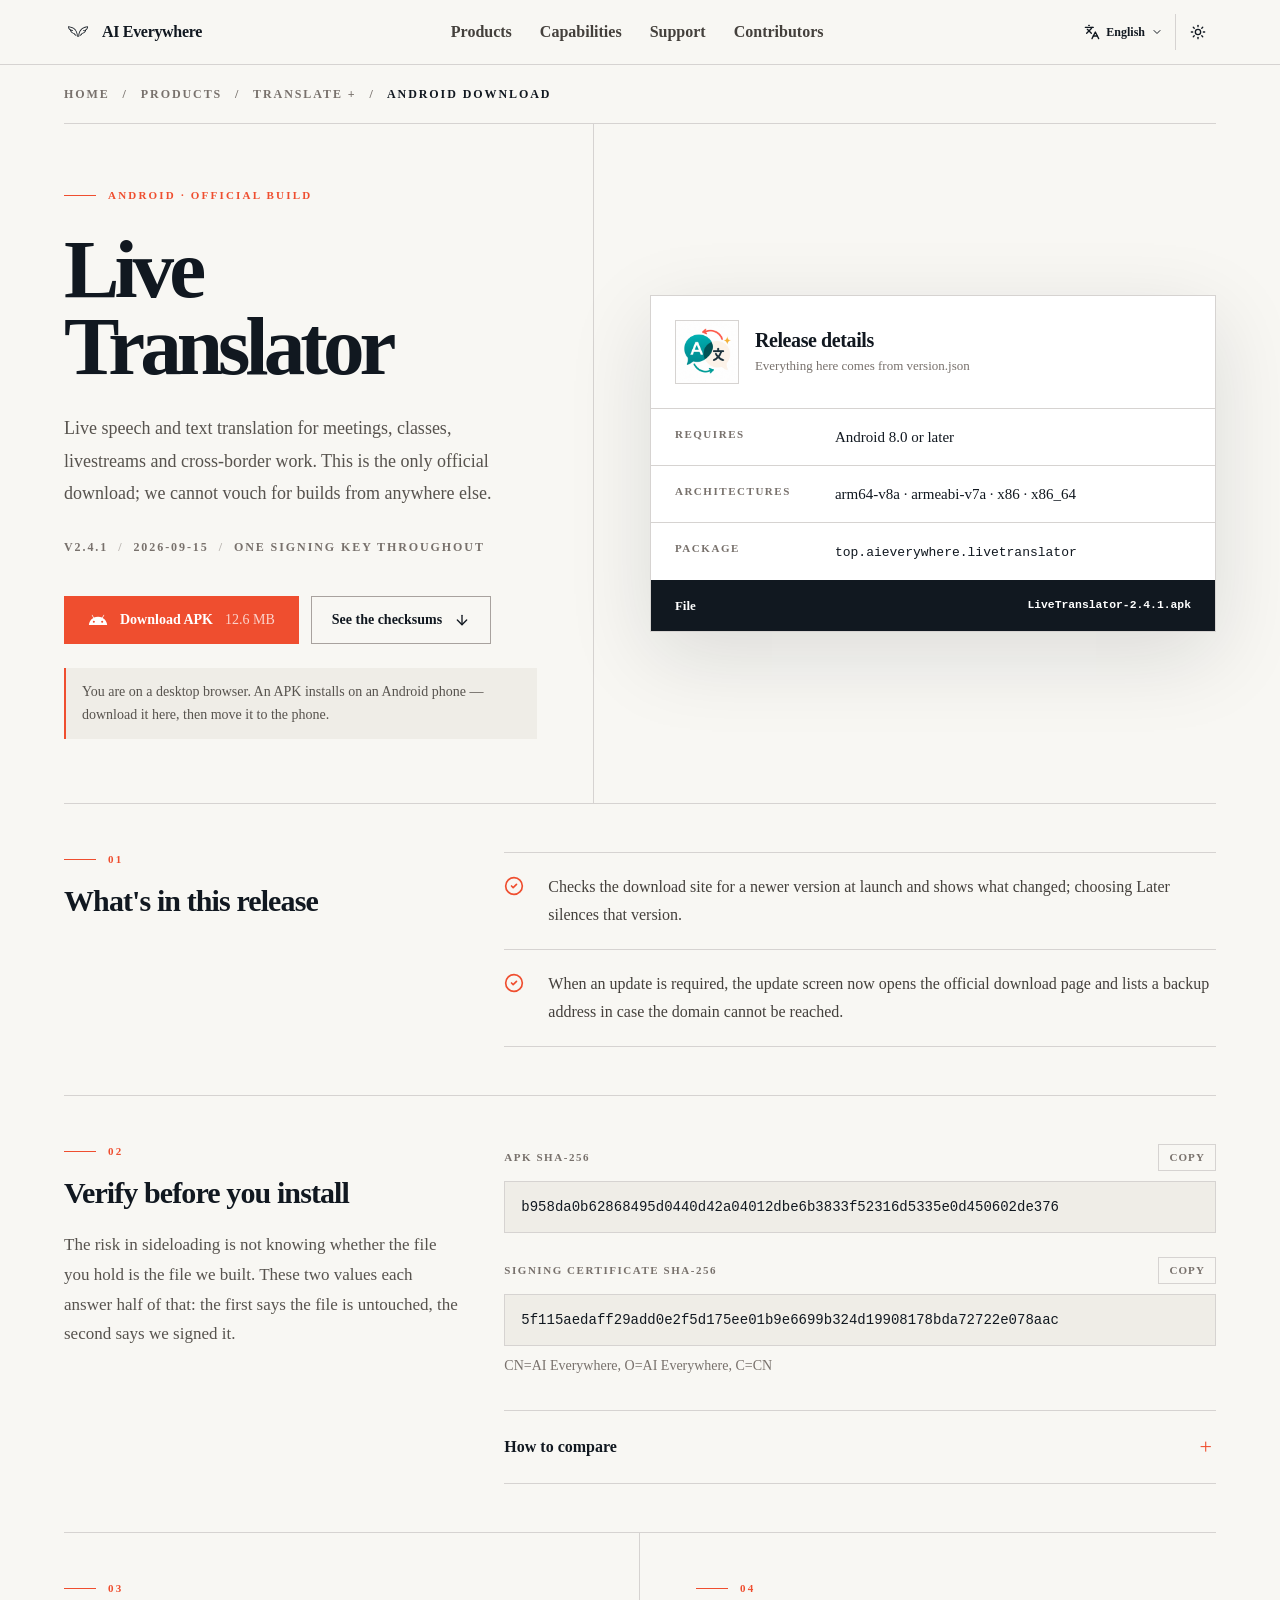
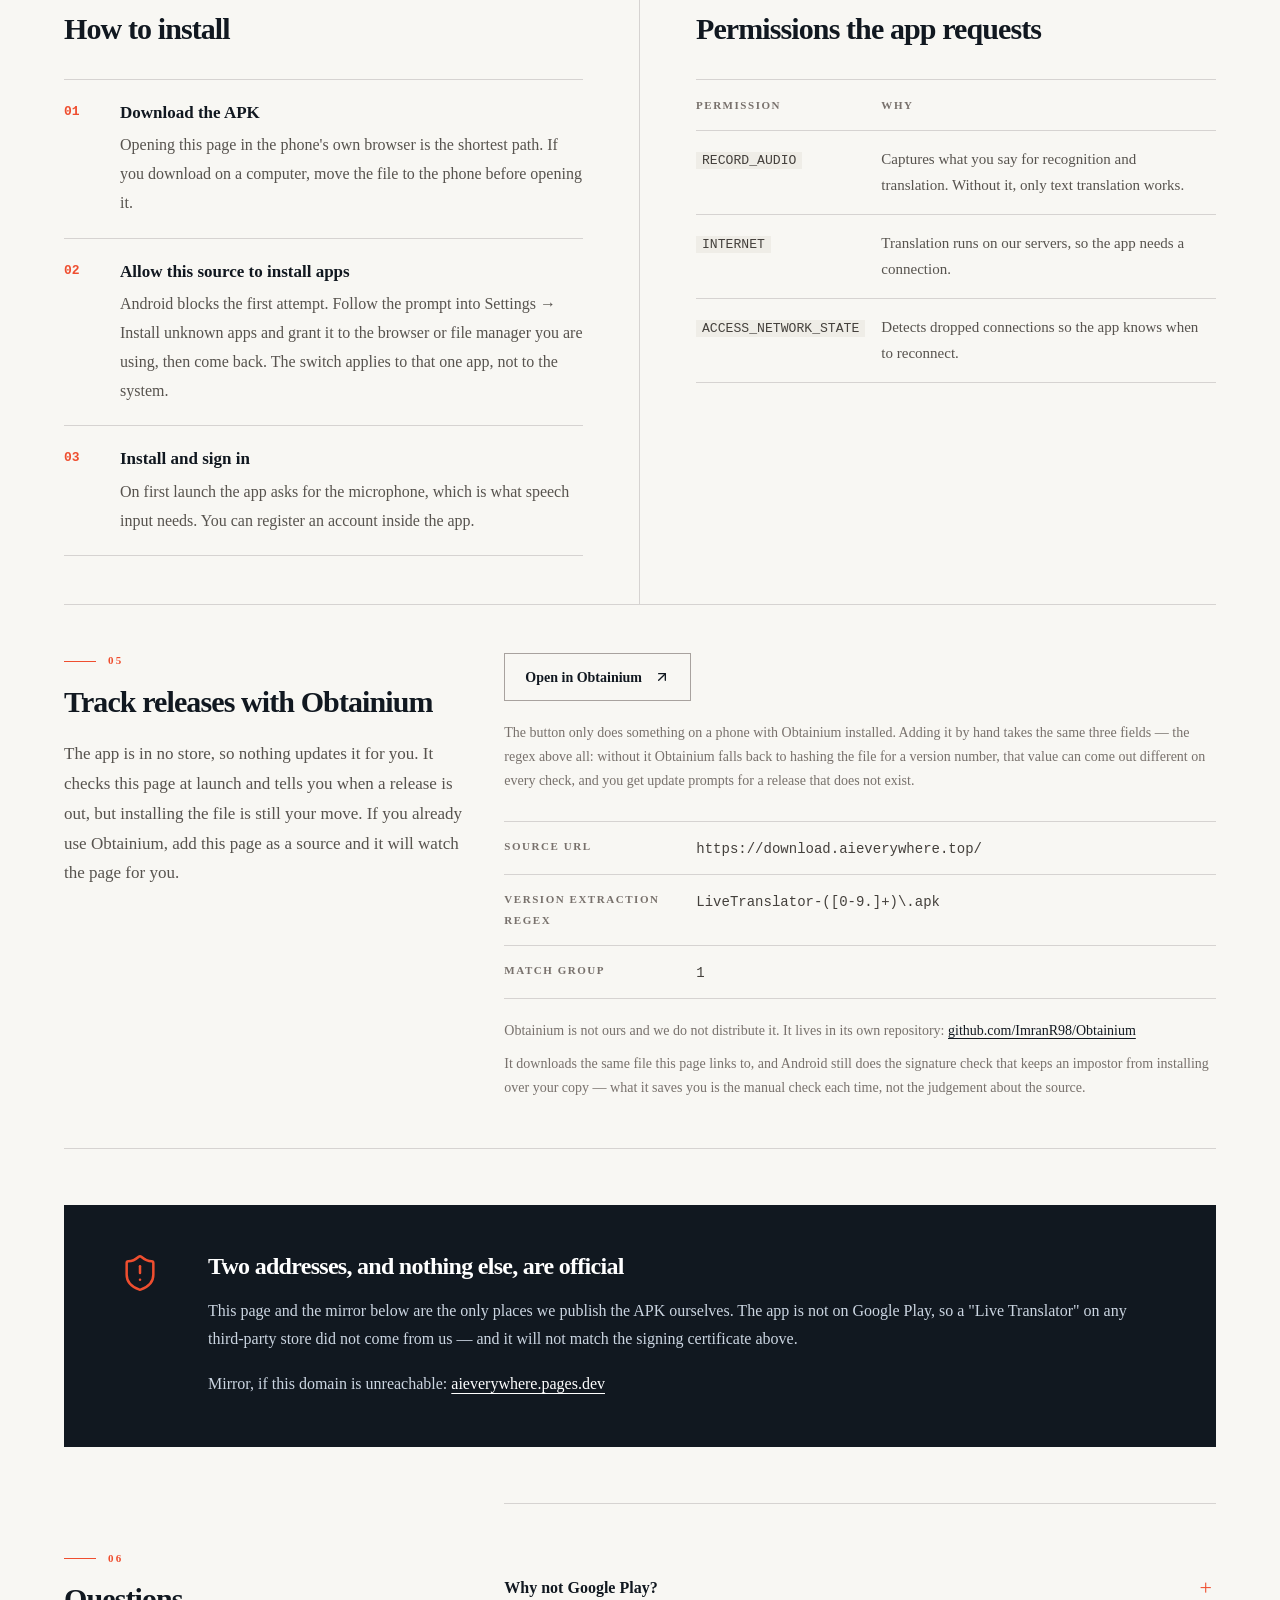
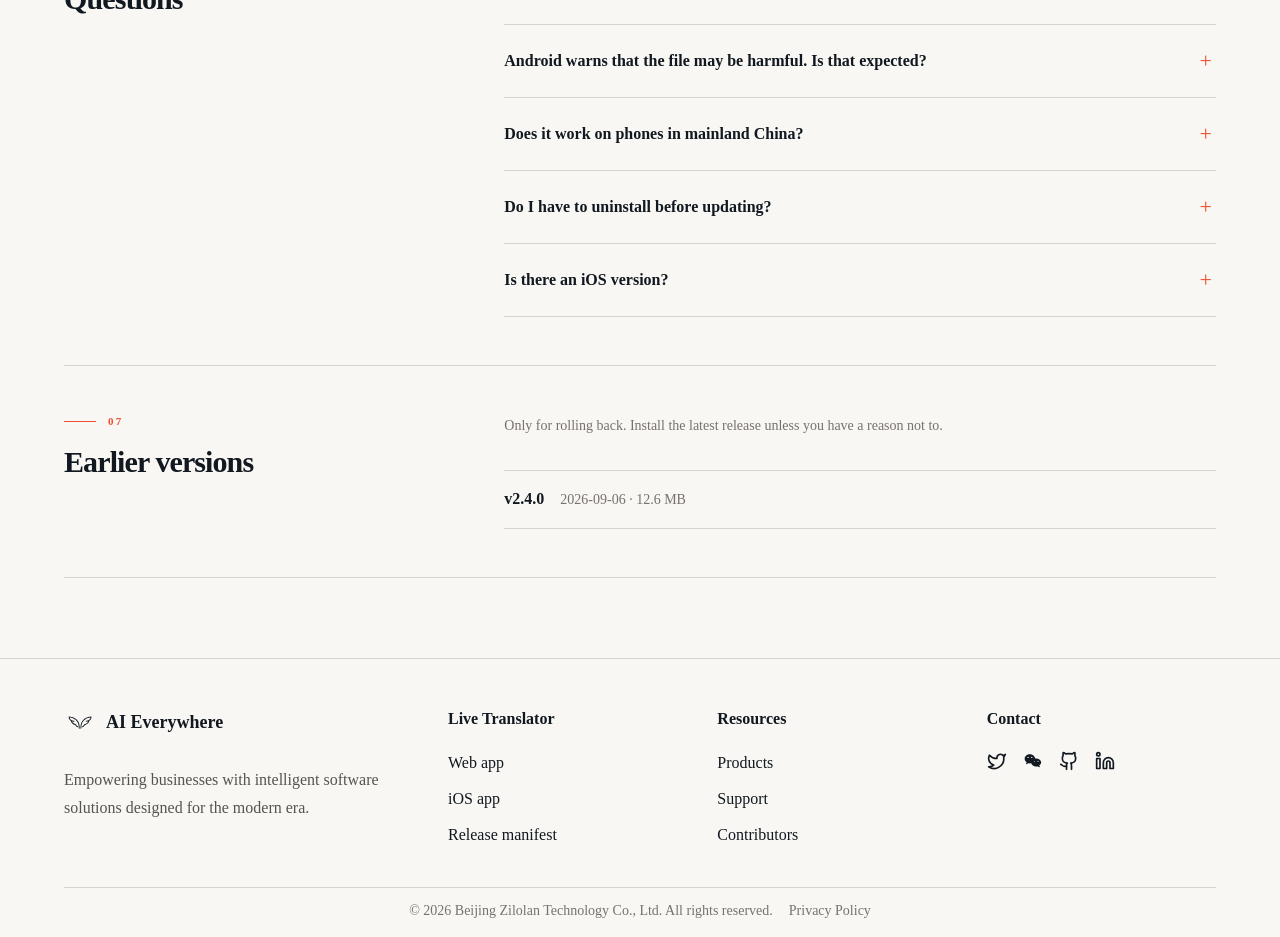
<file: index.html>
<!DOCTYPE html>
<html lang="zh-Hant">
<head>
<meta charset="UTF-8">
<meta name="viewport" content="width=device-width, initial-scale=1.0">
<title>Live Translator for Android — 官方 APK 下載</title>
<meta name="description" content="Live Translator Android 版官方 APK 下載。即時語音翻譯、文字翻譯、會話歷史與 AI 總結，支援 Android 8.0 以上，附 SHA-256 校驗值與簽名指紋。">
<meta name="theme-color" content="#f8f7f3" media="(prefers-color-scheme: light)">
<meta name="theme-color" content="#0d1014" media="(prefers-color-scheme: dark)">
<meta name="robots" content="index, follow">
<meta name="author" content="Beijing Zilolan Technology Co., Ltd.">
<link rel="canonical" href="https://download.aieverywhere.top/">

<link rel="icon" type="image/png" href="assets/favicon.png">
<link rel="apple-touch-icon" href="assets/apple-touch-icon.png">
<link rel="manifest" href="site.webmanifest">

<meta property="og:type" content="website">
<meta property="og:site_name" content="AI Everywhere">
<meta property="og:title" content="Live Translator for Android — 官方 APK 下載">
<meta property="og:description" content="即時語音翻譯 App 的 Android 官方安裝檔，附 SHA-256 校驗值與簽名指紋。">
<meta property="og:url" content="https://download.aieverywhere.top/">
<meta property="og:image" content="https://download.aieverywhere.top/assets/icon-512.png">
<meta name="twitter:card" content="summary">

<script type="application/ld+json">
{
  "@context": "https://schema.org",
  "@type": "SoftwareApplication",
  "name": "Live Translator",
  "operatingSystem": "Android 8.0+",
  "applicationCategory": "UtilitiesApplication",
  "softwareVersion": "2.4.1",
  "downloadUrl": "https://download.aieverywhere.top/download/android/latest.apk",
  "installUrl": "https://download.aieverywhere.top/",
  "publisher": { "@type": "Organization", "name": "Beijing Zilolan Technology Co., Ltd.", "url": "https://aieverywhere.top" }
}
</script>

<script src="js/theme.js"></script>
<link rel="stylesheet" href="css/style.css">
</head>
<body>

<a class="skip-link" href="#download" data-i18n="skip">跳到下載</a>

<!-- 頁首頁尾照主站 aieverywhere.top 的元件刻，連結都指回主站。
     主站的頁面分成 /zh/ 與 /en/ 兩套，href 寫的是繁體時要去的那一套，
     換語言時由 js/main.js 依 data-site 改寫。 -->
<header class="site-header">
  <div class="container header-inner">
    <a class="brand" href="https://aieverywhere.top/zh/" data-site="home">
      <span class="logo" role="img" aria-label="AI Everywhere"></span>
      <span class="brand-name">AI Everywhere</span>
    </a>

    <nav class="primary-nav" aria-label="AI Everywhere">
      <a href="https://aieverywhere.top/zh/products/" data-site="products" data-i18n="nav.products">產品</a>
      <a href="https://aieverywhere.top/zh/#capabilities" data-site="capabilities" data-i18n="nav.capabilities">能力</a>
      <a href="https://aieverywhere.top/zh/support/" data-site="support" data-i18n="nav.support">支援</a>
      <a href="https://aieverywhere.top/zh/contributors/" data-site="contributors" data-i18n="nav.contributors">參與製作</a>
    </nav>

    <!-- 兩個按鈕都要 JS 才有作用，沒有 JS 就不出現 -->
    <div class="header-actions">
      <div class="lang" id="lang" hidden>
        <button type="button" class="chip lang-toggle" id="lang-toggle" aria-haspopup="true" aria-expanded="false" aria-controls="lang-menu" data-i18n-aria="nav.language" aria-label="語言">
          <svg class="icon" viewBox="0 0 24 24" fill="none" stroke="currentColor" stroke-width="2" stroke-linecap="round" stroke-linejoin="round" aria-hidden="true"><path d="m5 8 6 6"/><path d="m4 14 6-6 2-3"/><path d="M2 5h12"/><path d="M7 2h1"/><path d="m22 22-5-10-5 10"/><path d="M14 18h6"/></svg>
          <span class="lang-name" id="lang-name">繁體中文</span>
          <svg class="chevron" viewBox="0 0 24 24" fill="none" stroke="currentColor" stroke-width="2" stroke-linecap="round" stroke-linejoin="round" aria-hidden="true"><path d="m6 9 6 6 6-6"/></svg>
        </button>
        <div class="lang-menu" id="lang-menu" hidden>
          <button type="button" data-lang="zh-Hant" lang="zh-Hant">繁體中文</button>
          <button type="button" data-lang="zh-Hans" lang="zh-Hans">简体中文</button>
          <button type="button" data-lang="en" lang="en">English</button>
        </div>
      </div>

      <button type="button" class="icon-btn theme-toggle" id="theme-toggle" hidden>
        <svg class="icon i-sun" viewBox="0 0 24 24" fill="none" stroke="currentColor" stroke-width="2" stroke-linecap="round" stroke-linejoin="round" aria-hidden="true"><circle cx="12" cy="12" r="4"/><path d="M12 2v2"/><path d="M12 20v2"/><path d="m4.93 4.93 1.41 1.41"/><path d="m17.66 17.66 1.41 1.41"/><path d="M2 12h2"/><path d="M20 12h2"/><path d="m6.34 17.66-1.41 1.41"/><path d="m19.07 4.93-1.41 1.41"/></svg>
        <svg class="icon i-moon" viewBox="0 0 24 24" fill="none" stroke="currentColor" stroke-width="2" stroke-linecap="round" stroke-linejoin="round" aria-hidden="true"><path d="M20.985 12.486a9 9 0 1 1-9.473-9.472c.405-.022.617.46.402.803a6 6 0 0 0 8.268 8.268c.344-.215.825-.004.803.401"/></svg>
      </button>
    </div>
  </div>
</header>

<main class="site-page">
  <div class="container">

    <nav class="breadcrumb" data-i18n-aria="breadcrumb.label" aria-label="麵包屑導覽">
      <a href="https://aieverywhere.top/zh/" data-site="home" data-i18n="breadcrumb.home">首頁</a>
      <span class="sep" aria-hidden="true">/</span>
      <a href="https://aieverywhere.top/zh/products/" data-site="products" data-i18n="breadcrumb.products">產品</a>
      <span class="sep" aria-hidden="true">/</span>
      <a href="https://aieverywhere.top/zh/products/translate-plus/" data-site="translate-plus">Translate +</a>
      <span class="sep" aria-hidden="true">/</span>
      <span class="current" data-i18n="breadcrumb.current">Android 下載</span>
    </nav>

    <header class="hero" id="download">
      <div class="hero-main">
        <div>
          <p class="eyebrow" data-i18n="hero.eyebrow">Android · 官方安裝檔</p>
          <h1>Live Translator</h1>
          <p class="hero-lede" data-i18n="hero.lede">會議、課堂、直播與跨境協作的即時語音與文字翻譯。這裡是唯一的官方下載點，其他來源的安裝檔我們無法擔保。</p>
          <p class="hero-meta">
            <span id="version-badge">v2.4.1</span>
            <span class="sep" aria-hidden="true">/</span>
            <span id="release-date">2026-09-15</span>
            <span class="sep" aria-hidden="true">/</span>
            <span data-i18n="hero.signed">同一把金鑰簽名</span>
          </p>
        </div>

        <div>
          <div class="hero-actions">
            <a class="btn" id="download-btn" href="download/android/LiveTranslator-2.4.1.apk" download>
              <svg class="icon-lg" viewBox="0 0 24 24" fill="currentColor" aria-hidden="true"><path d="M17.6 9.48 19.44 6.3a.38.38 0 0 0-.66-.38l-1.86 3.22A11.4 11.4 0 0 0 12 8.1c-1.77 0-3.43.39-4.92 1.04L5.22 5.92a.38.38 0 0 0-.66.38L6.4 9.48A10.8 10.8 0 0 0 1 18h22a10.8 10.8 0 0 0-5.4-8.52ZM7 15.25a1.25 1.25 0 1 1 0-2.5 1.25 1.25 0 0 1 0 2.5Zm10 0a1.25 1.25 0 1 1 0-2.5 1.25 1.25 0 0 1 0 2.5Z"/></svg>
              <span data-i18n="download.cta">下載 APK</span>
              <span class="btn-sub" id="download-meta">12.6 MB</span>
            </a>
            <a class="btn-outline" href="#verify">
              <span data-i18n="download.verify">先看校驗值</span>
              <svg class="icon" viewBox="0 0 24 24" fill="none" stroke="currentColor" stroke-width="2" stroke-linecap="round" stroke-linejoin="round" aria-hidden="true"><path d="M12 5v14"/><path d="m19 12-7 7-7-7"/></svg>
            </a>
          </div>

          <p class="platform-note" id="platform-note" hidden></p>
        </div>
      </div>

      <div class="hero-aside">
        <div class="file-card">
          <div class="file-card-head">
            <span class="app-icon"><img src="assets/icon-192.png" alt="" width="96" height="96"></span>
            <div>
              <h2 data-i18n="spec.title">版本資訊</h2>
              <p data-i18n="spec.source">全部取自 version.json</p>
            </div>
          </div>
          <dl class="spec">
            <div><dt data-i18n="spec.os">系統需求</dt><dd id="spec-os">Android 8.0 以上</dd></div>
            <div><dt data-i18n="spec.abi">支援架構</dt><dd id="spec-abi">arm64-v8a · armeabi-v7a · x86 · x86_64</dd></div>
            <div><dt data-i18n="spec.pkg">套件名稱</dt><dd><code>top.<wbr>aieverywhere.<wbr>livetranslator</code></dd></div>
          </dl>
          <p class="file-card-foot">
            <span data-i18n="spec.file">檔案</span>
            <code>LiveTranslator-2.4.1.apk</code>
          </p>
        </div>
      </div>
    </header>

    <!-- 更新說明只在 version.json 裡，抓到才顯示 -->
    <section class="row lede-row" id="changelog" hidden>
      <div>
        <p class="eyebrow">01</p>
        <h2 data-i18n="changelog.title">這一版有什麼</h2>
      </div>
      <div>
        <ul class="checklist" id="changelog-list"></ul>
      </div>
    </section>

    <section class="row lede-row" id="verify">
      <div>
        <p class="eyebrow">02</p>
        <h2 data-i18n="verify.title">安裝前先驗一下</h2>
        <p class="prose" data-i18n="verify.intro">側載的風險在於你不知道手上的檔案有沒有被換過。下面兩個值可以各自回答一半：第一個確認檔案本身沒被動過，第二個確認它確實是我們簽的。</p>
      </div>
      <div>
        <div class="hash">
          <div class="hash-head">
            <h3 data-i18n="verify.file">APK 檔案 SHA-256</h3>
            <button type="button" class="chip copy" data-copy="#sha-file" data-i18n="copy">複製</button>
          </div>
          <code id="sha-file">b958da0b62868495d0440d42a04012dbe6b3833f52316d5335e0d450602de376</code>
        </div>

        <div class="hash">
          <div class="hash-head">
            <h3 data-i18n="verify.cert">簽名憑證 SHA-256</h3>
            <button type="button" class="chip copy" data-copy="#sha-cert" data-i18n="copy">複製</button>
          </div>
          <code id="sha-cert">5f115aedaff29add0e2f5d175ee01b9e6699b324d19908178bda72722e078aac</code>
          <p class="muted" id="cert-subject">CN=AI Everywhere, O=AI Everywhere, C=CN</p>
        </div>

        <details>
          <summary data-i18n="verify.how">怎麼比對</summary>
          <p data-i18n="verify.howFile">檔案雜湊在自己的電腦上算：</p>
          <pre><code>macOS / Linux:  shasum -a 256 LiveTranslator-2.4.1.apk
Windows:        certutil -hashfile LiveTranslator-2.4.1.apk SHA256</code></pre>
          <p data-i18n="verify.howCert">憑證指紋要用 Android SDK 的 apksigner，它讀的是簽名區塊而不是檔案內容：</p>
          <pre><code>apksigner verify --print-certs LiveTranslator-2.4.1.apk</code></pre>
          <p class="muted" data-i18n="verify.note">憑證指紋跨版本不變。哪天它變了，代表簽名金鑰換了——那必須是我們公開說明過的事，否則就別裝。</p>
        </details>
      </div>
    </section>

    <section class="row" id="install">
      <div>
        <p class="eyebrow">03</p>
        <h2 data-i18n="install.title">安裝步驟</h2>
        <ol class="steps">
          <li>
            <div>
              <h3 data-i18n="install.s1.t">下載 APK</h3>
              <p data-i18n="install.s1.d">用手機的瀏覽器直接開這一頁最省事。在電腦上下載的話，記得把檔案傳進手機再開啟。</p>
            </div>
          </li>
          <li>
            <div>
              <h3 data-i18n="install.s2.t">允許這個來源安裝</h3>
              <p data-i18n="install.s2.d">點開下載好的檔案，系統會擋一次。照著提示進「設定 → 安裝未知應用程式」，把當下這個瀏覽器或檔案管理器打開權限，再回來繼續。這個開關是給那一個 App 的，不是全域的。</p>
            </div>
          </li>
          <li>
            <div>
              <h3 data-i18n="install.s3.t">安裝並登入</h3>
              <p data-i18n="install.s3.d">安裝完第一次啟動會要求麥克風權限，那是語音輸入用的。沒有帳號的話可以直接在 App 內註冊。</p>
            </div>
          </li>
        </ol>
      </div>

      <div>
        <p class="eyebrow">04</p>
        <h2 data-i18n="perm.title">App 要哪些權限</h2>
        <div class="table-wrap">
          <table class="perms">
            <thead><tr><th data-i18n="perm.h1">權限</th><th data-i18n="perm.h2">用途</th></tr></thead>
            <tbody>
              <tr><td><code>RECORD_AUDIO</code></td><td data-i18n="perm.mic">錄下你說的話拿去辨識與翻譯。不開就只能用文字翻譯。</td></tr>
              <tr><td><code>INTERNET</code></td><td data-i18n="perm.net">翻譯在伺服器上做，必須連網。</td></tr>
              <tr><td><code>ACCESS_NETWORK_STATE</code></td><td data-i18n="perm.state">判斷斷線，好決定要不要重連。</td></tr>
            </tbody>
          </table>
        </div>
      </div>
    </section>

    <!-- 一鍵匯入的按鈕要 JS 才會出現，原因見 js/main.js 的 OBTAINIUM_APP -->
    <section class="row lede-row" id="obtainium">
      <div>
        <p class="eyebrow">05</p>
        <h2 data-i18n="obtainium.title">用 Obtainium 追新版</h2>
        <p class="prose" data-i18n="obtainium.intro">這個 App 不在任何商店裡，所以系統不會幫你更新。App 自己會在啟動時看一眼這裡有沒有新版，但檔案還是得你手動裝。你如果已經在用 Obtainium，把這一頁加成來源就行——它會盯著這一頁，出新版時通知你。</p>
      </div>
      <div>
        <div class="actions">
          <a class="btn-outline" id="obtainium-link" hidden>
            <span data-i18n="obtainium.cta">在 Obtainium 中開啟</span>
            <svg class="icon" viewBox="0 0 24 24" fill="none" stroke="currentColor" stroke-width="2" stroke-linecap="round" stroke-linejoin="round" aria-hidden="true"><path d="M7 7h10v10"/><path d="M7 17 17 7"/></svg>
          </a>
        </div>
        <p class="muted" data-i18n="obtainium.hint">這顆按鈕只有在裝了 Obtainium 的手機上才有反應。自己手動加也可以，填這三個欄位——尤其是正則：少了它，Obtainium 只能拿檔案的雜湊當版本號，那個值每次算出來都可能不一樣，於是會一直跳出其實不存在的更新。</p>

        <dl class="kv">
          <div><dt data-i18n="obtainium.source">來源網址</dt><dd><code>https://download.aieverywhere.top/</code></dd></div>
          <div><dt data-i18n="obtainium.regex">版本擷取正則</dt><dd><code id="obtainium-regex">LiveTranslator-([0-9.]+)\.apk</code></dd></div>
          <div><dt data-i18n="obtainium.group">Match group</dt><dd><code>1</code></dd></div>
        </dl>

        <p class="muted">
          <span data-i18n="obtainium.note">Obtainium 不是我們做的，我們也不發佈它，它在自己的倉庫：</span>
          <a href="https://github.com/ImranR98/Obtainium" rel="noopener">github.com/ImranR98/Obtainium</a>
        </p>
        <p class="muted" data-i18n="obtainium.trust">它下載的就是這一頁上的同一個檔案，覆蓋安裝時擋不擋得住冒牌貨仍然是 Android 在比對簽名——換句話說，它省的是每次手動檢查，不是你對來源的判斷。</p>
      </div>
    </section>

    <!-- 主站產品頁那塊反白的「限制與隱私」，這裡放來源與備援 -->
    <section class="ink-block">
      <svg class="shield" viewBox="0 0 24 24" fill="none" stroke="currentColor" stroke-width="1.5" stroke-linecap="round" stroke-linejoin="round" aria-hidden="true"><path d="M20 13c0 5-3.5 7.5-7.66 8.95a1 1 0 0 1-.67-.01C7.5 20.5 4 18 4 13V6a1 1 0 0 1 1-1c2 0 4.5-1.2 6.24-2.72a1.17 1.17 0 0 1 1.52 0C14.51 3.81 17 5 19 5a1 1 0 0 1 1 1z"/><path d="M12 8v4"/><path d="M12 16h.01"/></svg>
      <div>
        <h2 data-i18n="source.title">官方來源只有這兩個網址</h2>
        <p data-i18n="source.body">這一頁與下面的備援網址是我們唯一自己發佈 APK 的地方。App 沒有上架 Google Play，任何第三方市集上的「Live Translator」都不是我們放的，也不會通過上面的簽名憑證比對。</p>
        <p>
          <span data-i18n="mirror.label">這個網址連不上時的備援：</span>
          <a href="https://aieverywhere.pages.dev/">aieverywhere.pages.dev</a>
        </p>
      </div>
    </section>

    <section class="row lede-row" id="faq">
      <div>
        <p class="eyebrow">06</p>
        <h2 data-i18n="faq.title">常見問題</h2>
      </div>
      <div class="faq-list">
        <details>
          <summary data-i18n="faq.q1">為什麼不上 Google Play？</summary>
          <p data-i18n="faq.a1">主要使用者在中國大陸，那裡的手機大多沒有 Play 商店，上架也到不了他們手上。自行發佈的 APK 反而是所有地區都能裝的那一個。</p>
        </details>

        <details>
          <summary data-i18n="faq.q2">系統說「這個檔案可能有害」，正常嗎？</summary>
          <p data-i18n="faq.a2">正常。Android 對所有不是從商店來的安裝檔都這樣提示，它警告的是來源不明，不是檔案本身有問題。你可以先比對上面的 SHA-256 再決定要不要繼續。</p>
        </details>

        <details>
          <summary data-i18n="faq.q3">中國大陸的手機能用嗎？</summary>
          <p data-i18n="faq.a3">能。App 完全不依賴 Google Play 服務，預設的語音辨識走我們自己的伺服器。個人資料頁裡另一個「裝置端辨識」選項要靠手機自己的語音辨識服務，沒有的機器會自動變成灰色，那是預期行為。</p>
        </details>

        <details>
          <summary data-i18n="faq.q4">更新要先解除安裝嗎？</summary>
          <p data-i18n="faq.a4">不用。每一版都用同一把金鑰簽名，直接覆蓋安裝就好，資料和登入狀態都會留著。反過來說，如果系統拒絕覆蓋並說簽章不符，那個檔案就不是我們發的。</p>
        </details>

        <details>
          <summary data-i18n="faq.q5">有 iOS 版嗎？</summary>
          <p data-i18n="faq.a5">有，功能與這一版對齊。網頁版不用安裝，開瀏覽器就能用。</p>
        </details>
      </div>
    </section>

    <section class="row lede-row" id="history" hidden>
      <div>
        <p class="eyebrow">07</p>
        <h2 data-i18n="history.title">歷史版本</h2>
      </div>
      <div>
        <p class="muted" data-i18n="history.note">舊版只在需要退回時使用，一般情況請裝最新版。</p>
        <ul class="version-list" id="history-list"></ul>
      </div>
    </section>

  </div>
</main>

<footer class="site-footer">
  <div class="container">
    <div class="footer-grid">
      <div>
        <a class="footer-brand" href="https://aieverywhere.top/zh/" data-site="home">
          <span class="logo" aria-hidden="true"></span>
          AI Everywhere
        </a>
        <p class="footer-desc" data-i18n="footer.desc">用為現代時代設計的智慧軟體解決方案賦能企業。</p>
      </div>

      <div>
        <h2>Live Translator</h2>
        <ul>
          <li><a href="https://translate.aieverywhere.top/" data-i18n="footer.web">網頁版</a></li>
          <li><a href="download/ios/" data-i18n="footer.ios">iOS 版</a></li>
          <li><a href="version.json" data-i18n="footer.manifest">版本資訊 JSON</a></li>
        </ul>
      </div>

      <div>
        <h2 data-i18n="footer.resources">資源</h2>
        <ul>
          <li><a href="https://aieverywhere.top/zh/products/" data-site="products" data-i18n="nav.products">產品</a></li>
          <li><a href="https://aieverywhere.top/zh/support/" data-site="support" data-i18n="nav.support">支援</a></li>
          <li><a href="https://aieverywhere.top/zh/contributors/" data-site="contributors" data-i18n="nav.contributors">參與製作</a></li>
        </ul>
      </div>

      <div>
        <h2 data-i18n="footer.contact">聯絡</h2>
        <div class="social">
          <a href="https://x.com/Ziluolan_AI" rel="noopener" aria-label="AI Everywhere X">
            <svg class="icon-lg" viewBox="0 0 24 24" fill="none" stroke="currentColor" stroke-width="2" stroke-linecap="round" stroke-linejoin="round" aria-hidden="true"><path d="M22 4s-.7 2.1-2 3.4c1.6 10-9.4 17.3-18 11.6 2.2.1 4.4-.6 6-2C3 15.5.5 9.6 3 5c2.2 2.6 5.6 4.1 9 4-.9-4.2 4-6.6 7-3.8 1.1 0 3-1.2 3-1.2z"/></svg>
          </a>
          <a href="https://work.weixin.qq.com/kfid/kfc5259b950d4ef5914" rel="noopener" data-i18n-aria="footer.wecom" aria-label="微信客服">
            <svg class="icon-lg" viewBox="0 0 24 24" fill="currentColor" aria-hidden="true"><path d="M8.33 4C4.83 4 2 6.37 2 9.29c0 1.67.93 3.15 2.38 4.11L3.6 15.7c-.07.18.12.35.29.28l2.76-1.14c.54.1 1.1.16 1.68.16 3.49 0 6.33-2.37 6.33-5.29S11.82 4 8.33 4Zm-2.2 4.48a.8.8 0 1 1 0-1.6.8.8 0 0 1 0 1.6Zm4.4 0a.8.8 0 1 1 0-1.6.8.8 0 0 1 0 1.6Z"/><path d="M15.9 9c-3.37 0-6.1 2.16-6.1 4.82 0 2.67 2.73 4.83 6.1 4.83.53 0 1.05-.06 1.54-.17l2.54 1.05c.16.07.35-.09.29-.26l-.72-2.1c1.4-.88 2.25-2.22 2.25-3.35C21.8 11.16 19.27 9 15.9 9Zm-2.12 3.98a.7.7 0 1 1 0-1.4.7.7 0 0 1 0 1.4Zm4.24 0a.7.7 0 1 1 0-1.4.7.7 0 0 1 0 1.4Z"/></svg>
          </a>
          <a href="https://github.com/aieverywheresakura" rel="noopener" aria-label="AI Everywhere GitHub">
            <svg class="icon-lg" viewBox="0 0 24 24" fill="none" stroke="currentColor" stroke-width="2" stroke-linecap="round" stroke-linejoin="round" aria-hidden="true"><path d="M15 22v-4a4.8 4.8 0 0 0-1-3.5c3 0 6-2 6-5.5.08-1.25-.27-2.48-1-3.5.28-1.15.28-2.35 0-3.5 0 0-1 0-3 1.5-2.64-.5-5.36-.5-8 0C6 2 5 2 5 2c-.3 1.15-.3 2.35 0 3.5A5.403 5.403 0 0 0 4 9c0 3.5 3 5.5 6 5.5-.39.49-.68 1.05-.85 1.65-.17.6-.22 1.23-.15 1.85v4"/><path d="M9 18c-4.51 2-5-2-7-2"/></svg>
          </a>
          <a href="https://www.linkedin.com/company/zilolantechnology" rel="noopener" aria-label="AI Everywhere LinkedIn">
            <svg class="icon-lg" viewBox="0 0 24 24" fill="none" stroke="currentColor" stroke-width="2" stroke-linecap="round" stroke-linejoin="round" aria-hidden="true"><path d="M16 8a6 6 0 0 1 6 6v7h-4v-7a2 2 0 0 0-2-2 2 2 0 0 0-2 2v7h-4v-7a6 6 0 0 1 6-6z"/><rect width="4" height="12" x="2" y="9"/><circle cx="4" cy="4" r="2"/></svg>
          </a>
        </div>
      </div>
    </div>

    <div class="footer-bottom">
      <p data-i18n="footer.copyright">© 2026 北京紫洛兰科技有限公司 版權所有。</p>
      <a href="https://aieverywheresakura.github.io/" rel="noopener" data-i18n="footer.privacy">隱私政策</a>
      <a href="https://beian.miit.gov.cn/" id="icp" rel="noopener">京ICP备2025139194号-1</a>
    </div>
  </div>
</footer>

<div class="toast" id="toast" role="status" aria-live="polite" hidden></div>

<script src="js/main.js"></script>
</body>
</html>
</file>
<file: css/style.css>
/*
 * Live Translator 下載頁。沒有建置工具，所以樣式全部寫在這裡。
 *
 * 外觀跟著主站 aieverywhere.top（倉庫 aieverywhere-website）走：那邊是 Tailwind，
 * 這裡把它實際用到的值抄成變數。主站改了配色或版面，改這個 :root 就好。
 * 顏色一律寫 hex 而不是 Tailwind v4 的 oklch——Android 8 上的舊 WebView 不認 oklch。
 *
 * 現在的主站是襯線字、米白底、直角、細線分欄的編輯式版面：卡片不是浮起來的圓角方塊，
 * 而是用 1px 的 stone-300 把整頁切成格子。所以這裡沒有 border-radius，也幾乎沒有陰影。
 */

:root {
  /* 主站 style.css 的 --surface-* 與各元件實際寫死的顏色 */
  --canvas: #f8f7f3;                  /* 主站 --surface-canvas */
  --surface: #ffffff;                 /* 主站 --surface-soft，浮在畫布上的白卡 */
  --sunken: #efede7;                  /* 主站 --surface-sunken，程式碼與雜湊的底 */
  --line: #d6d3d1;                    /* stone-300，主站所有分隔線 */
  --line-strong: #a8a29e;             /* stone-400，段落起頭那條比較重的線 */

  --heading: #111820;                 /* 主站標題與品牌字 */
  --text: #57534e;                    /* stone-600 */
  --text-strong: #44403c;             /* stone-700 */
  --muted: #78716c;                   /* stone-500 */

  --accent: #ef4e2f;                  /* 主站唯一的強調色 */
  --accent-hover: #d93e23;
  --accent-text: #ffffff;

  /* 反白的整塊（主站產品頁的「限制與隱私」） */
  --ink: #111820;
  --ink-text: #ffffff;
  --ink-muted: #cbd5e1;               /* slate-300 */

  --btn-outline: #a8a29e;             /* stone-400 */
  --btn-outline-hover: #111820;

  --panel-shadow: 0 24px 80px rgba(17, 24, 32, .12);

  /* 主站 body 的字體：襯線，中文落在宋體 */
  --font: 'Times New Roman', Times, SimSun, 'Songti SC', 'STSong', serif;
  --mono: ui-monospace, SFMono-Regular, Menlo, Monaco, Consolas, "Liberation Mono",
    "Courier New", monospace;

  color-scheme: light;
}

/* 深色模式跟主站一樣掛在 <html class="dark">，由 js/theme.js 在第一次繪製前決定。
   JS 沒跑的話兩個 class 都不在，就退回系統設定。兩段內容必須一致。 */
:root.dark {
  --canvas: #0d1014;
  --surface: #11151a;
  --sunken: #11151a;
  --line: #1e293b;                    /* slate-800 */
  --line-strong: #475569;             /* slate-600 */
  --heading: #ffffff;
  --text: #cbd5e1;                    /* slate-300 */
  --text-strong: #e2e8f0;             /* slate-200 */
  --muted: #94a3b8;                   /* slate-400 */
  --accent: #ef4e2f;
  --accent-hover: #d93e23;
  --accent-text: #ffffff;
  --ink: #11151a;
  --ink-text: #ffffff;
  --ink-muted: #cbd5e1;
  --btn-outline: #475569;             /* slate-600 */
  --btn-outline-hover: #ffffff;
  --panel-shadow: 0 24px 80px rgba(0, 0, 0, .4);
  color-scheme: dark;
}
@media (prefers-color-scheme: dark) {
  :root:not(.light) {
    --canvas: #0d1014;
    --surface: #11151a;
    --sunken: #11151a;
    --line: #1e293b;
    --line-strong: #475569;
    --heading: #ffffff;
    --text: #cbd5e1;
    --text-strong: #e2e8f0;
    --muted: #94a3b8;
    --accent: #ef4e2f;
    --accent-hover: #d93e23;
    --accent-text: #ffffff;
    --ink: #11151a;
    --ink-text: #ffffff;
    --ink-muted: #cbd5e1;
    --btn-outline: #475569;
    --btn-outline-hover: #ffffff;
    --panel-shadow: 0 24px 80px rgba(0, 0, 0, .4);
    color-scheme: dark;
  }
}

*, *::before, *::after { box-sizing: border-box; }
[hidden] { display: none !important; }

/* overflow-x 只能掛在 body：html 也掛的話 body 會變成自己的捲動容器，sticky 頁首就黏不住 */
html { scroll-padding-top: 88px; }

/* 直欄排版讓頁尾在內容很短的頁面（404、iOS 路標）也貼在底部 */
body {
  display: flex;
  flex-direction: column;
  min-height: 100vh;
  margin: 0;
  min-width: 320px;
  background: var(--canvas);
  color: var(--text);
  font-family: var(--font);
  font-size: 16px;
  line-height: 1.5;
  text-rendering: optimizeLegibility;
  -webkit-font-smoothing: antialiased;
  overflow-x: hidden;
}

h1, h2, h3, h4, p, ul, ol, dl, dd, figure { margin: 0; }
img, svg { display: block; max-width: 100%; }
a { color: inherit; text-decoration: none; }
button { font: inherit; color: inherit; }

code, pre { font-family: var(--mono); font-size: .875em; }
:not(pre) > code {
  background: var(--sunken);
  color: var(--text-strong);
  padding: 1px 6px;
  word-break: break-all;
}

:focus-visible { outline: 2px solid var(--accent); outline-offset: 3px; }

.icon { width: 16px; height: 16px; flex: none; }
.icon-lg { width: 20px; height: 20px; flex: none; }

.skip-link { position: absolute; left: -9999px; }
.skip-link:focus {
  left: 12px; top: 12px; z-index: 100;
  background: var(--accent); color: var(--accent-text);
  padding: 10px 16px; font-weight: 700;
}

/* 主站的容器不是置中的固定寬度，而是留邊的滿版（SiteContainer 元件） */
.container {
  width: calc(100% - 2.5rem);
  margin: 0 auto;
}
@media (min-width: 40rem) { .container { width: calc(100% - 4rem); } }
@media (min-width: 64rem) { .container { width: calc(100% - 6rem); } }
@media (min-width: 80rem) { .container { width: calc(100% - 8rem); } }

/* 眉標：主站的 SectionEyebrow */
.eyebrow {
  display: flex;
  align-items: center;
  gap: 12px;
  color: var(--accent);
  font-size: 11px;
  font-weight: 700;
  letter-spacing: .2em;
  line-height: 1.4;
  text-transform: uppercase;
}
.eyebrow::before {
  content: "";
  width: 32px;
  height: 1px;
  flex: none;
  background: currentColor;
}
.eyebrow.bare::before { display: none; }

/* ---------- header（照主站 Header 元件） ---------- */

.site-header {
  position: sticky;
  top: 0;
  z-index: 50;
  border-bottom: 1px solid var(--line);
  background: var(--canvas);
}
.header-inner {
  display: flex;
  align-items: center;
  justify-content: space-between;
  gap: 16px;
  min-height: 64px;
}

.brand {
  display: flex;
  align-items: center;
  gap: 10px;
  min-width: 0;
  color: var(--heading);
  font-size: 16px;
  font-weight: 700;
  letter-spacing: -.02em;
}
.logo {
  width: 28px;
  height: 28px;
  flex: none;
  background: #111820;
  -webkit-mask: url(../assets/aieverywhere-logo.svg) center / contain no-repeat;
  mask: url(../assets/aieverywhere-logo.svg) center / contain no-repeat;
}
.dark .logo { background: #ffffff; }
@media (prefers-color-scheme: dark) { :root:not(.light) .logo { background: #ffffff; } }
.brand-name { overflow: hidden; white-space: nowrap; text-overflow: ellipsis; }

.primary-nav { display: none; align-items: center; gap: 28px; }
.primary-nav a {
  color: var(--text-strong);
  font-size: 16px;
  font-weight: 700;
  transition: color .15s;
}
.primary-nav a:hover { color: var(--accent); }
@media (min-width: 64rem) { .primary-nav { display: flex; } }

.header-actions { display: flex; align-items: center; gap: 4px; flex: none; }

.icon-btn {
  display: inline-flex;
  align-items: center;
  justify-content: center;
  width: 36px;
  height: 36px;
  border: 0;
  background: none;
  color: var(--heading);
  cursor: pointer;
  transition: color .15s;
}
.icon-btn:hover { color: var(--accent); }
.theme-toggle .i-moon { display: none; }
.dark .theme-toggle .i-sun { display: none; }
.dark .theme-toggle .i-moon { display: block; }
@media (prefers-color-scheme: dark) {
  :root:not(.light) .theme-toggle .i-sun { display: none; }
  :root:not(.light) .theme-toggle .i-moon { display: block; }
}

/* 語言按鈕：主站在它右邊放一條分隔線 */
.chip {
  display: inline-flex;
  align-items: center;
  gap: 6px;
  height: 36px;
  padding: 0 12px;
  border: 0;
  background: none;
  color: var(--heading);
  font-size: 12px;
  font-weight: 700;
  white-space: nowrap;
  cursor: pointer;
  transition: color .15s;
}
.chip:hover { color: var(--accent); }
.chip .chevron { width: 12px; height: 12px; transition: transform .2s; }
.chip[aria-expanded="true"] .chevron { transform: rotate(180deg); }

.lang { position: relative; }
.lang-toggle { border-right: 1px solid var(--line); }
.lang-menu {
  position: absolute;
  right: 0;
  top: calc(100% + 8px);
  min-width: 148px;
  padding: 4px;
  background: var(--surface);
  border: 1px solid var(--line);
  box-shadow: 0 20px 50px rgba(17, 24, 32, .16);
}
.lang-menu button {
  display: flex;
  align-items: center;
  justify-content: space-between;
  width: 100%;
  padding: 8px 12px;
  border: 0;
  background: transparent;
  color: var(--heading);
  font-size: 12px;
  font-weight: 700;
  text-align: left;
  cursor: pointer;
}
.lang-menu button:hover { background: var(--sunken); }
.lang-menu button[aria-current="true"] { color: var(--accent); }
.lang-menu button[aria-current="true"]::after { content: "✓"; font-size: 11px; }

/* 窄螢幕只留圖示，語言名稱放不下 */
@media (max-width: 479px) {
  .lang-toggle .lang-name { display: none; }
}

/* ---------- 頁面骨架 ---------- */

.site-page { flex: 1 0 auto; padding-bottom: 80px; }

/* 主站產品頁的麵包屑 */
.breadcrumb {
  padding: 20px 0;
  border-bottom: 1px solid var(--line);
  color: var(--muted);
  font-size: 12px;
  font-weight: 600;
  letter-spacing: .16em;
  text-transform: uppercase;
}
.breadcrumb a { transition: color .15s; }
.breadcrumb a:hover { color: var(--accent); }
.breadcrumb .sep { margin: 0 8px; }
.breadcrumb .current { color: var(--heading); }

/* 一列兩欄，中間一條直線；窄螢幕自動變成上下兩塊 */
.row {
  display: grid;
  border-bottom: 1px solid var(--line);
}
.row > * { padding: 48px 0; }
/* 窄螢幕上兩欄疊成上下。lede-row 的兩塊是同一段的標題與內文，中間不能空一大塊；
   一般的 row 是兩段各自獨立，所以改用一條線分開。 */
.row.lede-row > :first-child { padding-bottom: 20px; }
.row.lede-row > :last-child { padding-top: 0; }
.row:not(.lede-row) > :last-child { border-top: 1px solid var(--line); }
@media (min-width: 64rem) {
  .row { grid-template-columns: repeat(2, minmax(0, 1fr)); }
  .row.lede-row { grid-template-columns: 0.72fr 1.28fr; gap: 40px; }
  .row > :first-child { padding-right: 56px; border-right: 1px solid var(--line); }
  .row > :last-child { padding-left: 56px; }
  .row.lede-row > :first-child { padding-right: 0; padding-bottom: 48px; border-right: 0; }
  .row.lede-row > :last-child { padding-top: 48px; padding-left: 0; }
  .row:not(.lede-row) > :last-child { border-top: 0; }
}

h2 {
  color: var(--heading);
  font-size: 30px;
  font-weight: 700;
  letter-spacing: -.03em;
  line-height: 1.15;
}
.eyebrow + h2 { margin-top: 16px; }
h3 { color: var(--heading); font-size: 17px; font-weight: 700; line-height: 1.5; }

.prose { font-size: 17px; line-height: 1.75; }
.prose + .prose { margin-top: 14px; }
h2 + .prose { margin-top: 20px; }
.muted { color: var(--muted); font-size: 14px; line-height: 1.7; }

/* ---------- hero（照主站產品頁的 ProductDetailHeader） ---------- */

.hero {
  display: grid;
  align-items: stretch;
  border-bottom: 1px solid var(--line);
}
.hero-main { display: flex; flex-direction: column; justify-content: space-between; padding: 48px 0; }
.hero h1 {
  margin-top: 28px;
  max-width: 14ch;
  color: var(--heading);
  font-size: clamp(2.75rem, 6.5vw, 5.5rem);
  font-weight: 700;
  letter-spacing: -.06em;
  line-height: .92;
}
.hero-lede {
  margin-top: 28px;
  max-width: 34rem;
  font-size: 18px;
  line-height: 1.8;
}

.hero-meta {
  display: flex;
  flex-wrap: wrap;
  align-items: center;
  gap: 4px 10px;
  margin-top: 28px;
  color: var(--muted);
  font-size: 12px;
  font-weight: 700;
  letter-spacing: .16em;
  text-transform: uppercase;
}
.hero-meta .sep { opacity: .5; }

.hero-actions { display: flex; flex-wrap: wrap; gap: 12px; margin-top: 40px; }

.btn {
  display: inline-flex;
  align-items: center;
  justify-content: center;
  gap: 12px;
  min-height: 48px;
  padding: 0 24px;
  background: var(--accent);
  color: var(--accent-text);
  font-size: 14px;
  font-weight: 700;
  transition: background-color .15s;
}
.btn:hover { background: var(--accent-hover); }
.btn-sub { font-weight: 400; opacity: .75; }

.btn-outline {
  display: inline-flex;
  align-items: center;
  justify-content: center;
  gap: 12px;
  min-height: 48px;
  padding: 0 20px;
  border: 1px solid var(--btn-outline);
  background: none;
  color: var(--heading);
  font-size: 14px;
  font-weight: 700;
  transition: border-color .15s, color .15s;
}
.btn-outline:hover { border-color: var(--btn-outline-hover); color: var(--accent); }

.platform-note {
  max-width: 34rem;
  margin-top: 24px;
  padding: 12px 16px;
  border-left: 2px solid var(--accent);
  background: var(--sunken);
  font-size: 14px;
  line-height: 1.7;
}

/* 右欄：檔案資訊卡，對應主站那張帶陰影的白色預覽卡 */
.hero-aside { display: flex; align-items: center; padding: 8px 0 48px; }
@media (min-width: 64rem) {
  .hero { grid-template-columns: 0.92fr 1.08fr; }
  .hero-main { padding: 64px 56px 64px 0; border-right: 1px solid var(--line); }
  .hero-aside { padding: 40px 0 40px 56px; }
}

.file-card {
  width: 100%;
  border: 1px solid var(--line);
  background: var(--surface);
  box-shadow: var(--panel-shadow);
}
.file-card-head {
  display: flex;
  align-items: center;
  gap: 16px;
  padding: 24px;
  border-bottom: 1px solid var(--line);
}
.app-icon { width: 64px; height: 64px; flex: none; border: 1px solid var(--line); }
.app-icon img { width: 100%; height: 100%; object-fit: cover; }
.file-card-head h2 { font-size: 20px; letter-spacing: -.02em; }
.file-card-head p { margin-top: 4px; color: var(--muted); font-size: 13px; }

.spec { display: grid; }
.spec > div {
  display: grid;
  grid-template-columns: 9rem minmax(0, 1fr);
  gap: 16px;
  padding: 16px 24px;
  border-bottom: 1px solid var(--line);
}
.spec > div:last-child { border-bottom: 0; }
.spec dt {
  color: var(--muted);
  font-size: 11px;
  font-weight: 700;
  letter-spacing: .14em;
  line-height: 1.8;
  text-transform: uppercase;
}
.spec dd { color: var(--heading); font-size: 15px; line-height: 1.6; word-break: break-word; }
.spec dd code { background: none; padding: 0; color: inherit; font-size: 13px; overflow-wrap: anywhere; }
@media (max-width: 29.9375rem) {
  .spec > div { grid-template-columns: minmax(0, 1fr); gap: 4px; }
}

.file-card-foot {
  display: flex;
  align-items: center;
  justify-content: space-between;
  gap: 12px;
  padding: 16px 24px;
  background: var(--ink);
  color: var(--ink-text);
  font-size: 13px;
  font-weight: 700;
}
.file-card-foot code { background: none; color: inherit; padding: 0; }

/* ---------- 更新說明 ---------- */

/* 更新說明自己就是一欄，上面沒有標題，所以不留上方空隙 */
.checklist { list-style: none; padding: 0; border-top: 1px solid var(--line); }
.checklist li {
  display: grid;
  grid-template-columns: 1.75rem minmax(0, 1fr);
  gap: 16px;
  padding: 20px 0;
  border-bottom: 1px solid var(--line);
  color: var(--text-strong);
  line-height: 1.75;
}
.checklist li::before {
  content: "";
  width: 20px;
  height: 20px;
  margin-top: 3px;
  background: var(--accent);
  -webkit-mask: url("data:image/svg+xml,%3Csvg xmlns='http://www.w3.org/2000/svg' viewBox='0 0 24 24' fill='none' stroke='black' stroke-width='2' stroke-linecap='round' stroke-linejoin='round'%3E%3Ccircle cx='12' cy='12' r='10'/%3E%3Cpath d='m9 12 2 2 4-4'/%3E%3C/svg%3E") center / contain no-repeat;
  mask: url("data:image/svg+xml,%3Csvg xmlns='http://www.w3.org/2000/svg' viewBox='0 0 24 24' fill='none' stroke='black' stroke-width='2' stroke-linecap='round' stroke-linejoin='round'%3E%3Ccircle cx='12' cy='12' r='10'/%3E%3Cpath d='m9 12 2 2 4-4'/%3E%3C/svg%3E") center / contain no-repeat;
}

/* ---------- 校驗 ---------- */

.hash + .hash { margin-top: 24px; }
.hash-head {
  display: flex;
  align-items: center;
  justify-content: space-between;
  gap: 12px;
  margin-bottom: 10px;
}
.hash-head h3 {
  color: var(--muted);
  font-size: 11px;
  font-weight: 700;
  letter-spacing: .14em;
  text-transform: uppercase;
}
.hash > code {
  display: block;
  padding: 14px 16px;
  border: 1px solid var(--line);
  background: var(--sunken);
  color: var(--heading);
  line-height: 1.6;
  word-break: break-all;
}
.hash > .muted { margin-top: 8px; }

.copy {
  height: auto;
  padding: 4px 10px;
  border: 1px solid var(--line);
  color: var(--muted);
  font-size: 11px;
  letter-spacing: .1em;
  text-transform: uppercase;
}
.copy:hover { border-color: var(--accent); color: var(--accent); }

pre {
  margin: 0;
  padding: 16px;
  overflow-x: auto;
  border: 1px solid var(--line);
  background: var(--sunken);
  color: var(--heading);
  line-height: 1.7;
}

/* ---------- 可展開的段落（主站的 FaqList） ---------- */

details { border-bottom: 1px solid var(--line); }
.faq-list { border-top: 1px solid var(--line); }
summary {
  position: relative;
  display: block;
  padding: 24px 40px 24px 0;
  color: var(--heading);
  font-weight: 700;
  line-height: 1.5;
  cursor: pointer;
  list-style: none;
}
summary::-webkit-details-marker { display: none; }
summary::after {
  content: "+";
  position: absolute;
  right: 4px;
  top: 50%;
  transform: translateY(-50%);
  color: var(--accent);
  font-size: 22px;
  font-weight: 400;
  line-height: 1;
  transition: transform .2s;
}
details[open] > summary::after { transform: translateY(-50%) rotate(45deg); }
summary:hover { color: var(--accent); }
details > :not(summary) { margin-bottom: 20px; line-height: 1.8; }
details > p + pre, details > pre + p { margin-top: 0; }
details > p + p { margin-top: 12px; }

#verify details { margin-top: 32px; border-top: 1px solid var(--line); }

/* ---------- 安裝 ---------- */

.steps { list-style: none; padding: 0; margin-top: 32px; border-top: 1px solid var(--line); counter-reset: step; }
.steps li {
  display: grid;
  grid-template-columns: 2.5rem minmax(0, 1fr);
  gap: 16px;
  padding: 20px 0;
  border-bottom: 1px solid var(--line);
  counter-increment: step;
}
.steps li::before {
  content: "0" counter(step);
  color: var(--accent);
  font-family: var(--mono);
  font-size: 13px;
  font-weight: 700;
  line-height: 1.9;
}
.steps h3 { margin-bottom: 6px; }
.steps p { line-height: 1.8; }

.table-wrap { overflow-x: auto; margin-top: 32px; }
.perms { width: 100%; border-collapse: collapse; font-size: 15px; }
.perms th, .perms td {
  padding: 16px 16px 16px 0;
  border-bottom: 1px solid var(--line);
  text-align: left;
  vertical-align: top;
  line-height: 1.7;
}
.perms thead th { border-top: 1px solid var(--line); }
.perms th {
  color: var(--muted);
  font-size: 11px;
  font-weight: 700;
  letter-spacing: .14em;
  text-transform: uppercase;
}
.perms td:first-child { white-space: nowrap; }

/* ---------- Obtainium ---------- */

.actions { display: flex; flex-wrap: wrap; gap: 12px; }
/* 按鈕沒 JS 時是 hidden，這個 margin 就只剩一點空隙，不會留一塊空白 */
#obtainium .actions { margin-bottom: 20px; }

/* 手動填進 Obtainium 的那幾個值 */
.kv { margin-top: 28px; border-top: 1px solid var(--line); }
.kv > div {
  display: grid;
  grid-template-columns: 11rem minmax(0, 1fr);
  gap: 4px 16px;
  padding: 14px 0;
  border-bottom: 1px solid var(--line);
}
.kv dt {
  color: var(--muted);
  font-size: 11px;
  font-weight: 700;
  letter-spacing: .14em;
  line-height: 1.9;
  text-transform: uppercase;
}
.kv dd { color: var(--heading); word-break: break-all; }
.kv dd code { background: none; padding: 0; }
.kv + .muted { margin-top: 20px; }
.muted + .muted { margin-top: 10px; }
.muted a { color: var(--heading); text-decoration: underline; text-underline-offset: 3px; }
.muted a:hover { color: var(--accent); }
@media (max-width: 29.9375rem) {
  .kv > div { grid-template-columns: minmax(0, 1fr); }
}

/* ---------- 反白的整塊（主站的「限制與隱私」） ---------- */

.ink-block {
  display: grid;
  gap: 24px;
  margin: 56px 0;
  padding: 40px 24px;
  background: var(--ink);
  color: var(--ink-text);
}
.ink-block .shield { width: 40px; height: 40px; color: var(--accent); }
.ink-block h2 { color: var(--ink-text); font-size: 24px; }
.ink-block p { max-width: 60rem; margin-top: 16px; color: var(--ink-muted); line-height: 1.8; }
.ink-block a { color: var(--ink-text); text-decoration: underline; text-underline-offset: 4px; }
.ink-block a:hover { color: var(--accent); }
@media (min-width: 64rem) {
  .ink-block { grid-template-columns: auto minmax(0, 1fr); gap: 48px; align-items: start; padding: 48px 56px; }
}

/* ---------- 歷史版本 ---------- */

.version-list { list-style: none; padding: 0; margin-top: 32px; border-top: 1px solid var(--line); }
.version-list li {
  display: flex;
  flex-wrap: wrap;
  align-items: baseline;
  gap: 4px 16px;
  padding: 16px 0;
  border-bottom: 1px solid var(--line);
}
.version-list a { color: var(--heading); font-weight: 700; }
.version-list a:hover { color: var(--accent); }

/* ---------- footer（照主站 Footer 元件） ---------- */

.site-footer {
  border-top: 1px solid var(--line);
  background: var(--canvas);
  color: var(--heading);
}
.site-footer .container { padding: 48px 0 16px; }
.footer-grid { display: grid; gap: 40px; }
@media (min-width: 48rem) { .footer-grid { grid-template-columns: 1.5fr 1fr 1fr 1fr; } }

.footer-brand {
  display: inline-flex;
  align-items: center;
  gap: 10px;
  font-size: 18px;
  font-weight: 700;
}
.footer-brand .logo { width: 32px; height: 32px; }
.site-footer h2 {
  font-size: 16px;
  font-weight: 700;
  letter-spacing: normal;
  line-height: 1.5;
}
.site-footer ul { list-style: none; padding: 0; margin-top: 20px; }
.site-footer li + li { margin-top: 12px; }
.site-footer a { transition: color .15s; }
.site-footer a:hover { color: var(--accent); }
.footer-desc { margin-top: 20px; max-width: 24rem; color: var(--text); line-height: 1.8; }
.site-footer .social { display: flex; gap: 16px; margin-top: 20px; }

.footer-bottom {
  display: flex;
  flex-wrap: wrap;
  align-items: center;
  justify-content: center;
  gap: 8px 16px;
  margin-top: 40px;
  padding-top: 12px;
  border-top: 1px solid var(--line);
  color: var(--muted);
  font-size: 14px;
  text-align: center;
}

/* ---------- toast ---------- */

.toast {
  position: fixed;
  left: 50%;
  bottom: 28px;
  z-index: 60;
  transform: translateX(-50%);
  padding: 12px 20px;
  background: var(--ink);
  color: var(--ink-text);
  font-size: 14px;
  font-weight: 700;
  box-shadow: 0 20px 50px rgba(0, 0, 0, .25);
}

/* ---------- 單純的說明頁（404、iOS 路標） ---------- */

.notice { max-width: 44rem; padding: 80px 0; }
.notice .eyebrow { margin-bottom: 20px; }
.notice h1 {
  color: var(--heading);
  font-size: clamp(2.5rem, 6vw, 4rem);
  font-weight: 700;
  letter-spacing: -.05em;
  line-height: 1;
}
.notice .prose { margin-top: 24px; }
.notice .actions { margin: 32px 0; }
.notice .muted a { color: var(--heading); text-decoration: underline; text-underline-offset: 4px; }
.notice .muted a:hover { color: var(--accent); }

@media (prefers-reduced-motion: reduce) {
  *, *::before, *::after { transition-duration: .01ms !important; animation-duration: .01ms !important; }
}
</file>
